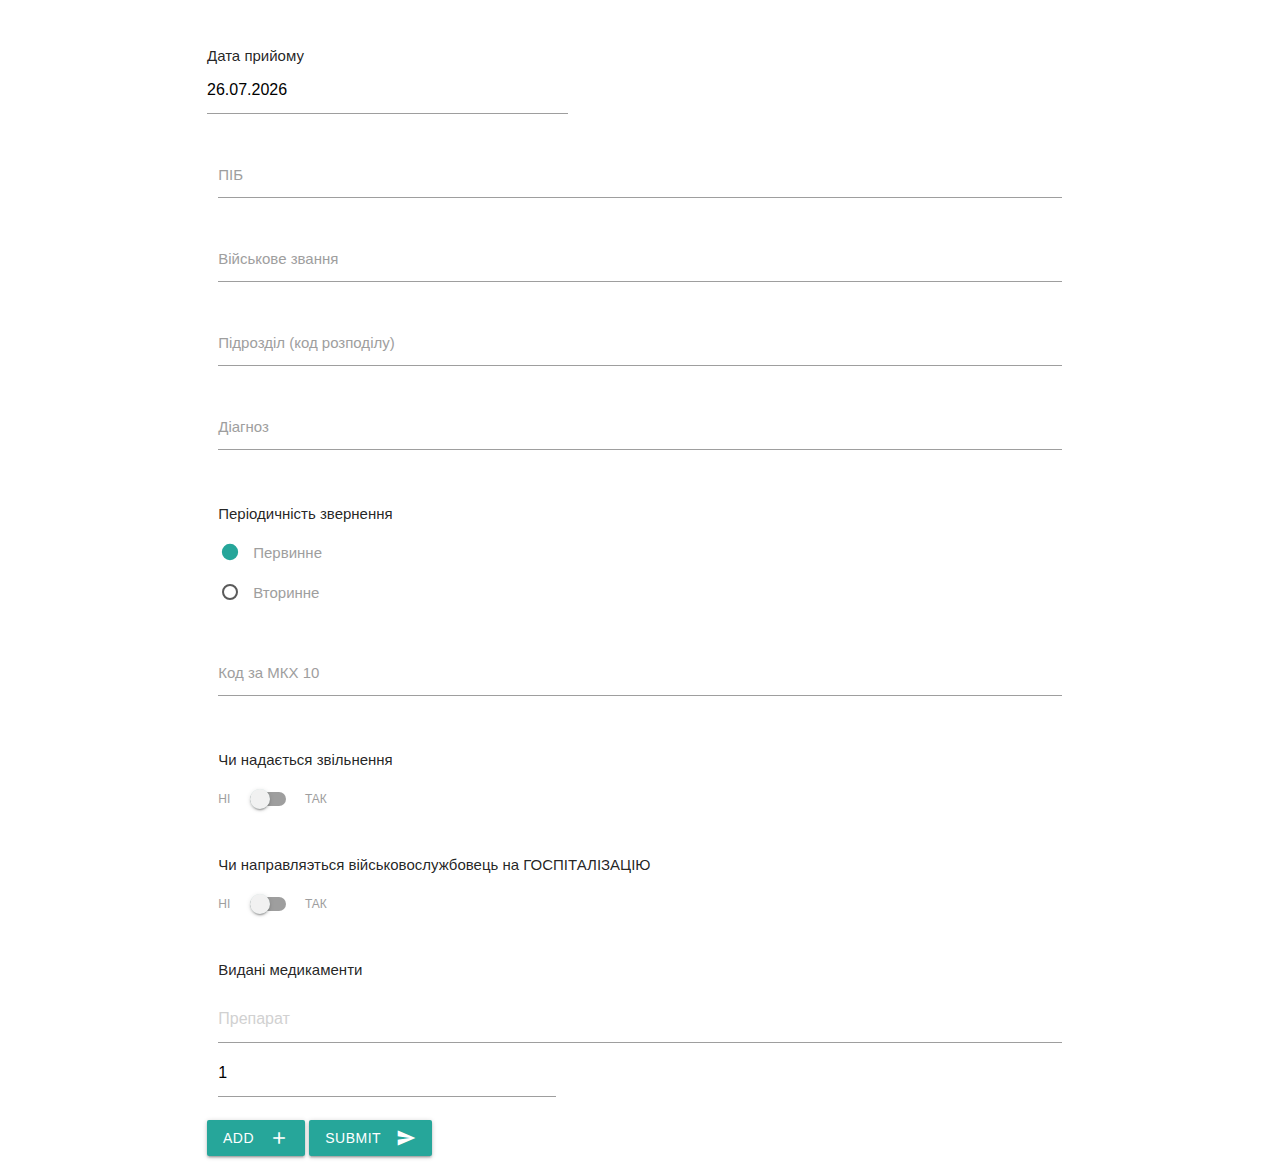
<file: index.html>
<!DOCTYPE html>
<html lang="uk">

<head>
	<meta charset="UTF-8">
	<meta name="viewport" content="width=device-width, initial-scale=1.0">
	<title>Амбулаторний прийом</title>
	<!-- Підключаємо Google API Client -->
	<script src="https://accounts.google.com/gsi/client" async defer></script>
	<!-- Підключаємо Material UI -->
	<link href="https://fonts.googleapis.com/icon?family=Material+Icons" rel="stylesheet">
	<link rel="stylesheet" href="https://cdnjs.cloudflare.com/ajax/libs/materialize/1.0.0/css/materialize.min.css">
	<!-- Підключаємо свій css -->
	<link rel="stylesheet" href="style.css">
</head>

<body>





	<div class="container containerMain">


		<!-- Кнопка для входу через Google -->
		<div class="gbtn">
			<div id="g_id_onload" data-client_id="853195618560-p8hr3bq38keq1tle7659a1rk15b4obd8.apps.googleusercontent.com"
				data-callback="handleCredentialResponse">
			</div>
			<div class="g_id_signin" data-type="standard"></div>
		</div>

		<div class="row">
			<div class="input-field col s5">
				<div class="row">
					Дата прийому
					<input type="text" id="date-input" class="datepicker dateInpt">
				</div>
			</div>
			<div class="col s12">
				<div class="row">
					<div class="input-field col s12">
						<input type="text" id="person-input" class="autocomplete personInpt">
						<label for="autocomplete-input">ПІБ</label>
					</div>
				</div>
			</div>
			<div class="col s12">
				<div class="row">
					<div class="input-field col s12">
						<input type="text" id="person-input" class="autocomplete personInpt">
						<label for="autocomplete-input">Військове звання</label>
					</div>
				</div>
			</div>
			<div class="col s12">
				<div class="row">
					<div class="input-field col s12">
						<input type="text" id="person-input" class="autocomplete personInpt">
						<label for="autocomplete-input">Підрозділ (код розподілу)</label>
					</div>
				</div>
			</div>
			<div class="col s12">
				<div class="row">
					<div class="input-field col s12">
						<input type="text" id="person-input" class="autocomplete personInpt">
						<label for="autocomplete-input">Діагноз</label>
					</div>
				</div>
			</div>
			<div class="col s12">
				<div class="row">
					<div class="input-field col s12 hyperperiodicity">
						<p>Періодичність звернення</p>
						<p>
							<label>
								<input name="group1" type="radio" checked />
								<span>Первинне</span>
							</label>
						</p>
						<p>
							<label>
								<input name="group1" type="radio" />
								<span>Вторинне</span>
							</label>
						</p>
					</div>
				</div>
			</div>
			<div class="col s12">
				<div class="row">
					<div class="input-field col s12">
						<input type="text" id="person-input" class="autocomplete personInpt">
						<label for="autocomplete-input">Код за МКХ 10</label>
					</div>
				</div>
			</div>
			<div class="col s12">
				<div class="row">
					<div class="input-field col s12">
						<p>Чи надається звільнення</p>
						<!-- Switch -->
						<div class="switch">
							<label>
								НІ
								<input type="checkbox" id="exemption">
								<span class="lever"></span>
								ТАК
							</label>
						</div>
					</div>
					<div class="input-field col s6 hidden" id="exemptionTime">
						<input type="number">
						<label for="autocomplete-input">Кількість днів звільнення</label>
					</div>
				</div>
			</div>
			<div class="col s12">
				<div class="row">
					<div class="input-field col s12">
						<p>Чи направляэться військовослужбовець на ГОСПІТАЛІЗАЦІЮ</p>
						<!-- Switch -->
						<div class="switch">
							<label>
								НІ
								<input type="checkbox" id="hospitalization">
								<span class="lever"></span>
								ТАК
							</label>
						</div>
					</div>
					<!-- <div class="input-field col s6 hidden" id="exemptionTime">
						<input type="number">
						<label for="autocomplete-input">Кількість днів звільнення</label>
					</div> -->
				</div>
			</div>
			<div class="col s12" id="items">
				<div class="row inptWrap">
					<div class="input-field col s12">
						<p>Видані медикаменти</p>
						<input type="text" class="autocomplete itemInpt" placeholder="Препарат">
						<input type="number" class="itemNumInpt" min="1" value="1" placeholder="№">
					</div>
				</div>
			</div>
		</div>
		<div class="row">
			<button class="btn waves-effect waves-light" name="Add" id="addItemBtn">Add
				<i class="material-icons right">add</i>
			</button>
			<button class="btn waves-effect waves-light" name="action" id="submitForm">Submit
				<i class="material-icons right">send</i>
			</button>
		</div>
	</div>

	<!-- Compiled and minified JavaScript -->
	<script src="https://cdnjs.cloudflare.com/ajax/libs/materialize/1.0.0/js/materialize.min.js"></script>

	<script src="main.js"></script>
</body>

</html>
</file>
<file: style.css>
.containerMain{
    max-width: 1100px;
    padding: 15px;padding-top: 2rem;
}

.df{
    display: flex;
}

.jcsa{
    justify-content: space-around;
}

.hidden {
    display: none;
}
.row{
    margin-bottom: 0;
}

.itemNumInpt {
    max-width: 40%;
}

/* .hyperperiodicity p {
    margin-right: 20px;
} */
</file>
